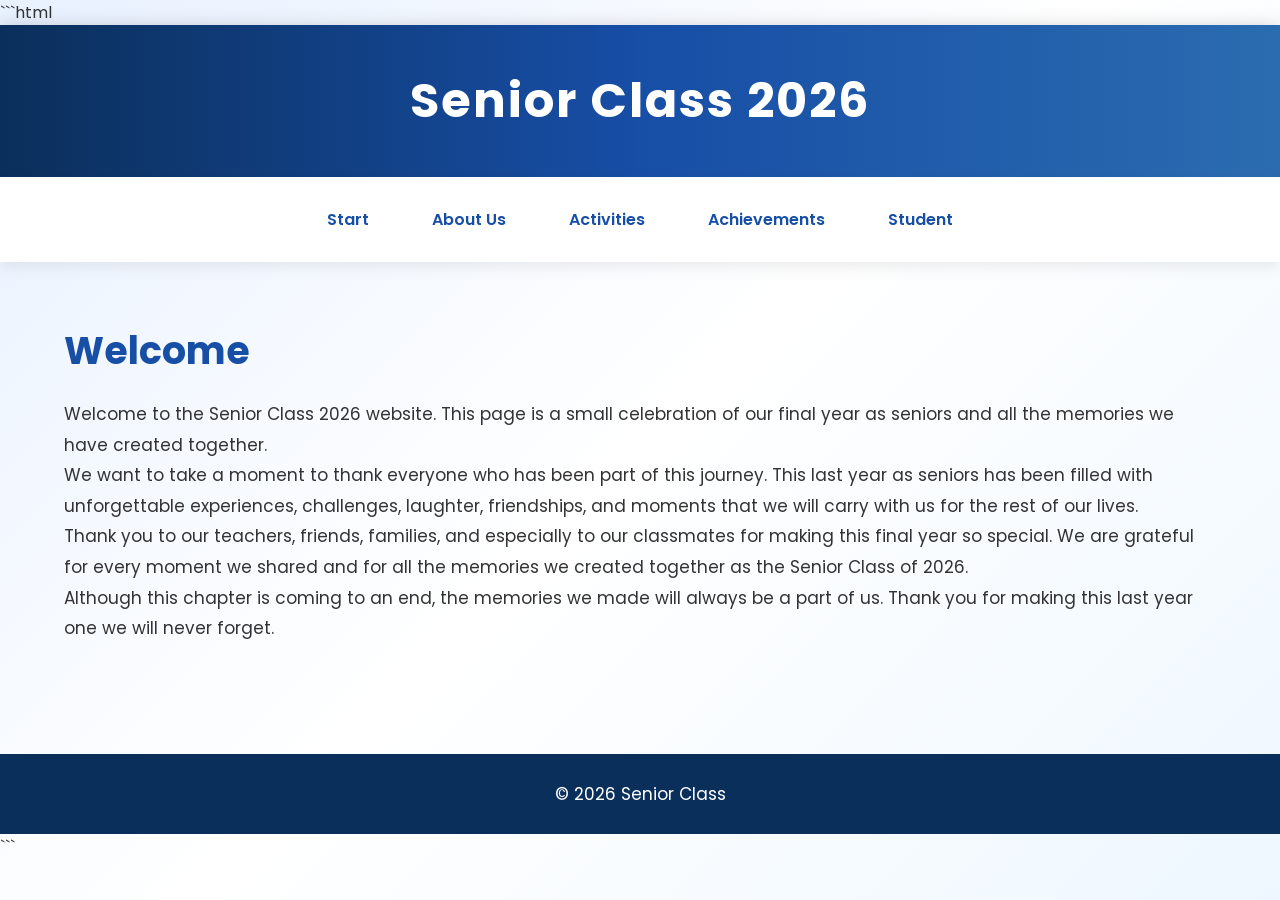
<file: index.html>
```html
<!DOCTYPE html>
<html lang="en">
<head>
<meta charset="UTF-8">
<meta name="viewport" content="width=device-width, initial-scale=1.0">
<title>Senior Class 2026 | Start</title>
<link rel="stylesheet" href="style.css">
</head>

<body>

<header>
    <h1>Senior Class 2026</h1>
</header>

<nav>
    <a href="index.html">Start</a>
    <a href="about.html">About Us</a>
    <a href="activities.html">Activities</a>
    <a href="achievements.html">Achievements</a>
    <a href="student.html">Student</a>
</nav>

<main>
    <h2>Welcome</h2>

    <p>
        Welcome to the Senior Class 2026 website. This page is a small
        celebration of our final year as seniors and all the memories
        we have created together.
    </p>

    <p>
        We want to take a moment to thank everyone who has been part of
        this journey. This last year as seniors has been filled with
        unforgettable experiences, challenges, laughter, friendships,
        and moments that we will carry with us for the rest of our lives.
    </p>

    <p>
        Thank you to our teachers, friends, families, and especially to
        our classmates for making this final year so special. We are
        grateful for every moment we shared and for all the memories
        we created together as the Senior Class of 2026.
    </p>

    <p>
        Although this chapter is coming to an end, the memories we made
        will always be a part of us. Thank you for making this last year
        one we will never forget.
    </p>
</main>

<footer>
    <p>© 2026 Senior Class</p>
</footer>

</body>
</html>
```
</file>
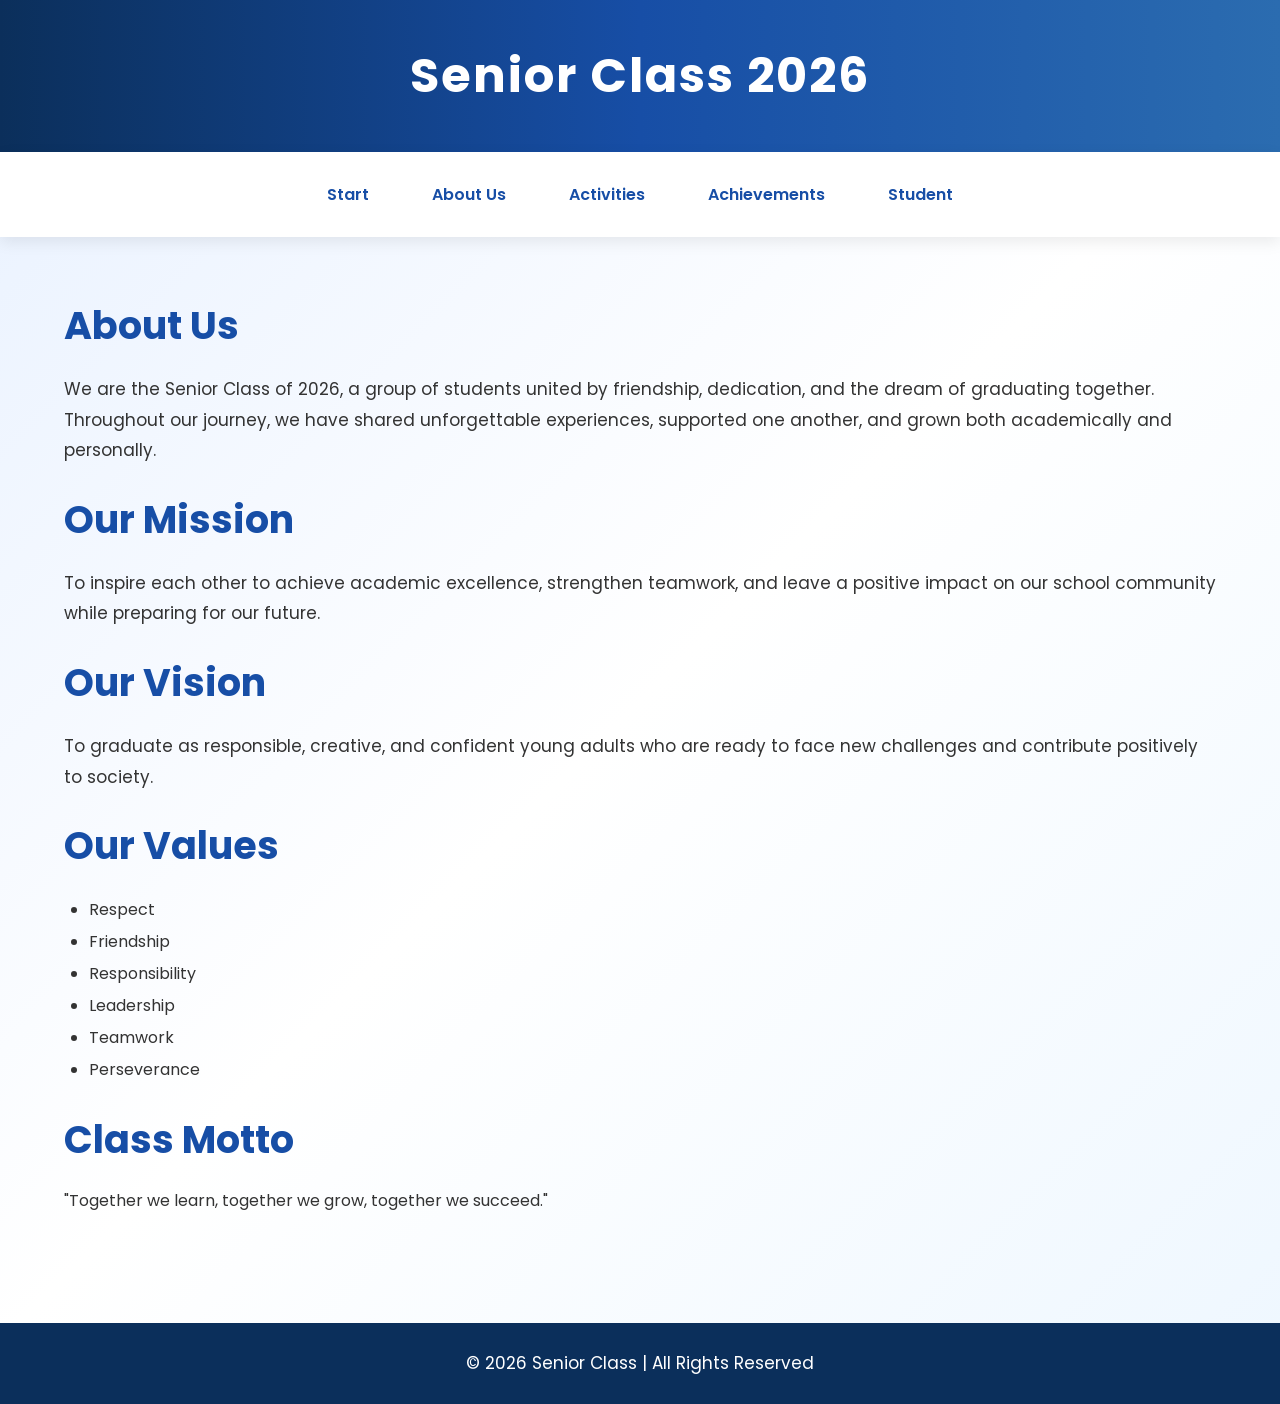
<file: about.html>
<!DOCTYPE html>
<html lang="en">
<head>
<meta charset="UTF-8">
<meta name="viewport" content="width=device-width, initial-scale=1.0">
<title>About Us | Senior Class 2026</title>
<link rel="stylesheet" href="style.css">
</head>

<body>

<header>
    <h1>Senior Class 2026</h1>
</header>

<nav>
    <a href="index.html">Start</a>
    <a href="about.html">About Us</a>
    <a href="activities.html">Activities</a>
    <a href="achievements.html">Achievements</a>
    <a href="student.html">Student</a>
</nav>

<main>

    <h2>About Us</h2>

    <p>
        We are the Senior Class of 2026, a group of students united by friendship,
        dedication, and the dream of graduating together. Throughout our journey,
        we have shared unforgettable experiences, supported one another, and grown
        both academically and personally.
    </p>

    <br>

    <h2>Our Mission</h2>

    <p>
        To inspire each other to achieve academic excellence, strengthen teamwork,
        and leave a positive impact on our school community while preparing for
        our future.
    </p>

    <br>

    <h2>Our Vision</h2>

    <p>
        To graduate as responsible, creative, and confident young adults who are
        ready to face new challenges and contribute positively to society.
    </p>

    <br>

    <h2>Our Values</h2>

    <ul>
        <li>Respect</li>
        <li>Friendship</li>
        <li>Responsibility</li>
        <li>Leadership</li>
        <li>Teamwork</li>
        <li>Perseverance</li>
    </ul>

    <br>

    <h2>Class Motto</h2>

    <blockquote>
        "Together we learn, together we grow, together we succeed."
    </blockquote>

</main>

<footer>
    <p>© 2026 Senior Class | All Rights Reserved</p>
</footer>

</body>
</html>
</file>
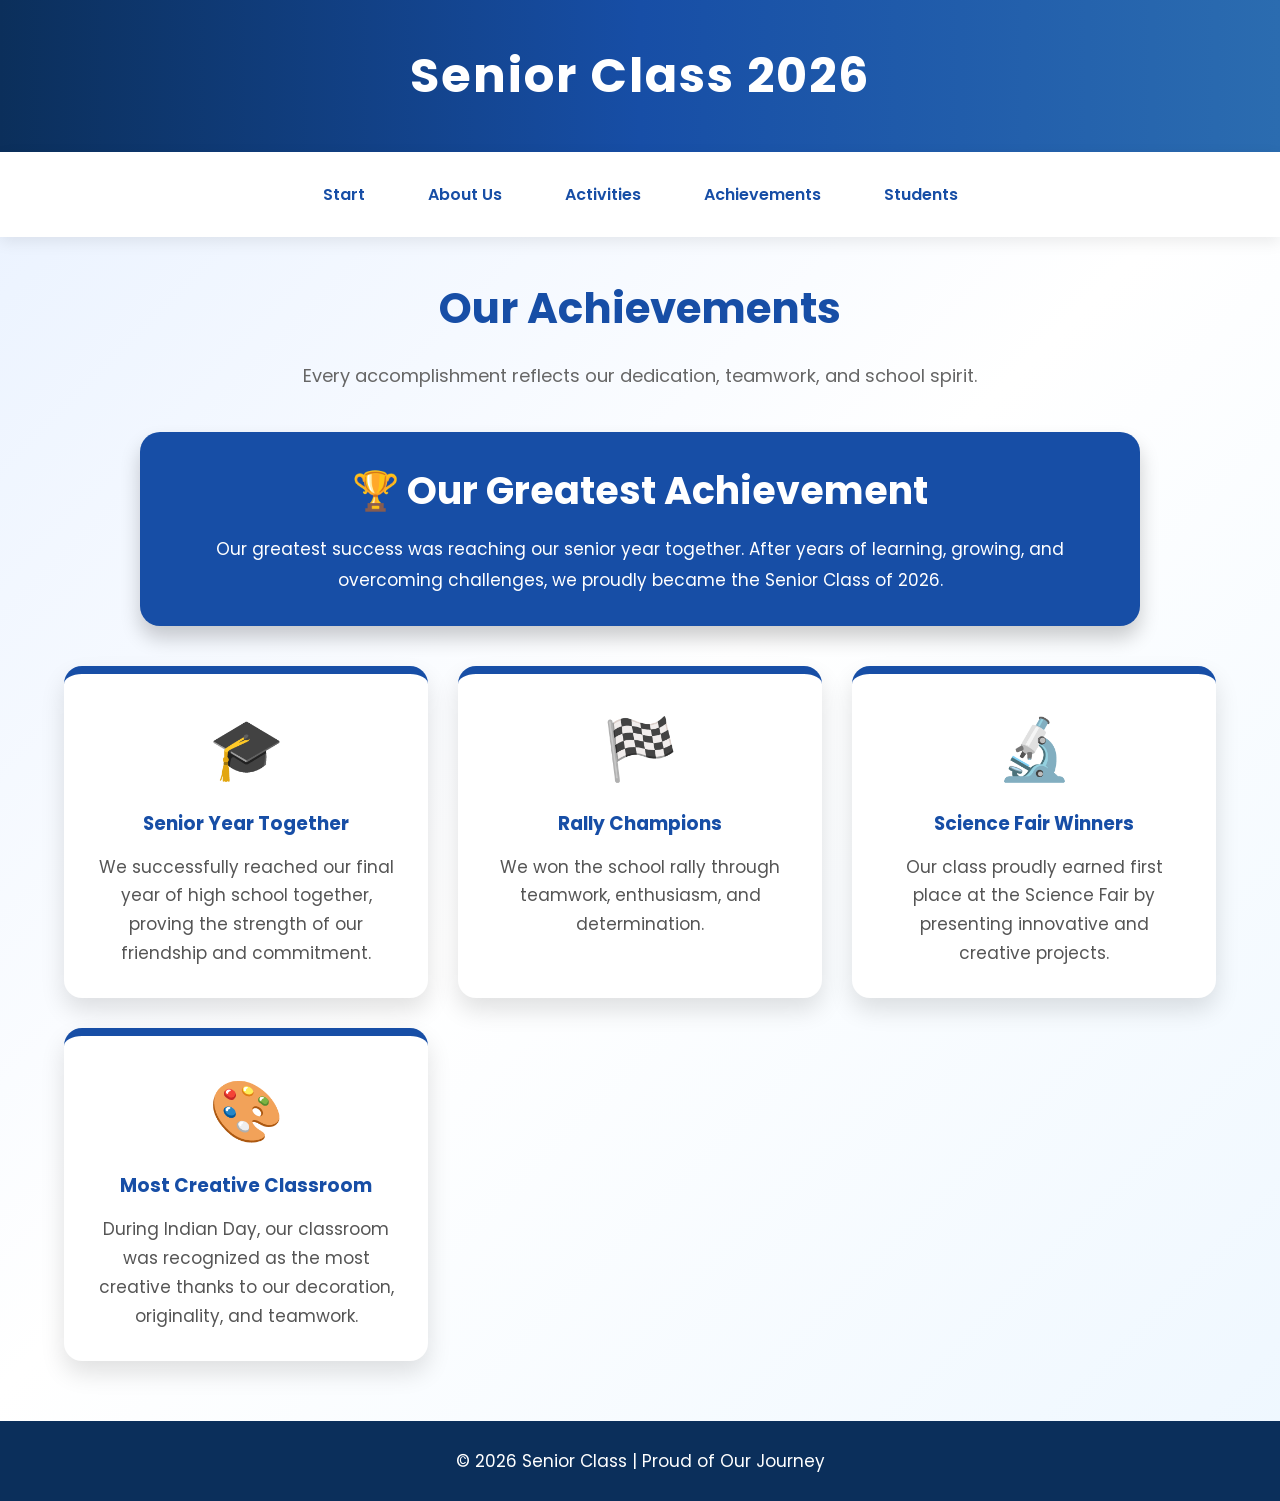
<file: achievements.html>
<!DOCTYPE html>
<html lang="en">
<head>
<meta charset="UTF-8">
<meta name="viewport" content="width=device-width, initial-scale=1.0">
<title>Achievements | Senior Class 2026</title>
<link rel="stylesheet" href="style.css">

<style>

.achievements-title{
    text-align:center;
    margin:40px 0;
}

.achievements-title h2{
    font-size:42px;
    color:#174ea6;
}

.achievements-title p{
    color:#666;
    margin-top:10px;
    font-size:18px;
}

.achievement-container{
    width:90%;
    max-width:1200px;
    margin:auto;
    display:grid;
    grid-template-columns:repeat(auto-fit,minmax(280px,1fr));
    gap:30px;
    margin-bottom:60px;
}

.achievement-card{
    background:white;
    border-radius:18px;
    padding:30px;
    text-align:center;
    box-shadow:0 12px 25px rgba(0,0,0,.12);
    transition:.35s;
    border-top:8px solid #174ea6;
}

.achievement-card:hover{
    transform:translateY(-10px);
}

.icon{
    font-size:60px;
    margin-bottom:15px;
}

.achievement-card h3{
    color:#174ea6;
    margin-bottom:15px;
}

.achievement-card p{
    color:#555;
    line-height:1.7;
}

.highlight{
    width:90%;
    max-width:1000px;
    margin:40px auto;
    background:#174ea6;
    color:white;
    padding:30px;
    border-radius:20px;
    text-align:center;
    box-shadow:0 12px 20px rgba(0,0,0,.2);
}

.highlight h2{
    color:white;
    margin-bottom:15px;
}

</style>

</head>

<body>

<header>
    <h1>Senior Class 2026</h1>
</header>

<nav>
    <a href="index.html">Start</a>
    <a href="about.html">About Us</a>
    <a href="activities.html">Activities</a>
    <a href="achievements.html">Achievements</a>
    <a href="student.html">Students</a>
</nav>

<div class="achievements-title">
    <h2>Our Achievements</h2>
    <p>Every accomplishment reflects our dedication, teamwork, and school spirit.</p>
</div>

<div class="highlight">
    <h2>🏆 Our Greatest Achievement</h2>
    <p>
        Our greatest success was reaching our senior year together.
        After years of learning, growing, and overcoming challenges,
        we proudly became the Senior Class of 2026.
    </p>
</div>

<div class="achievement-container">

    <div class="achievement-card">
        <div class="icon">🎓</div>
        <h3>Senior Year Together</h3>
        <p>
            We successfully reached our final year of high school together,
            proving the strength of our friendship and commitment.
        </p>
    </div>

    <div class="achievement-card">
        <div class="icon">🏁</div>
        <h3>Rally Champions</h3>
        <p>
            We won the school rally through teamwork, enthusiasm,
            and determination.
        </p>
    </div>

    <div class="achievement-card">
        <div class="icon">🔬</div>
        <h3>Science Fair Winners</h3>
        <p>
            Our class proudly earned first place at the Science Fair
            by presenting innovative and creative projects.
        </p>
    </div>

    <div class="achievement-card">
        <div class="icon">🎨</div>
        <h3>Most Creative Classroom</h3>
        <p>
            During Indian Day, our classroom was recognized as
            the most creative thanks to our decoration,
            originality, and teamwork.
        </p>
    </div>

</div>

<footer>
    <p>© 2026 Senior Class | Proud of Our Journey</p>
</footer>

</body>
</html>
</file>
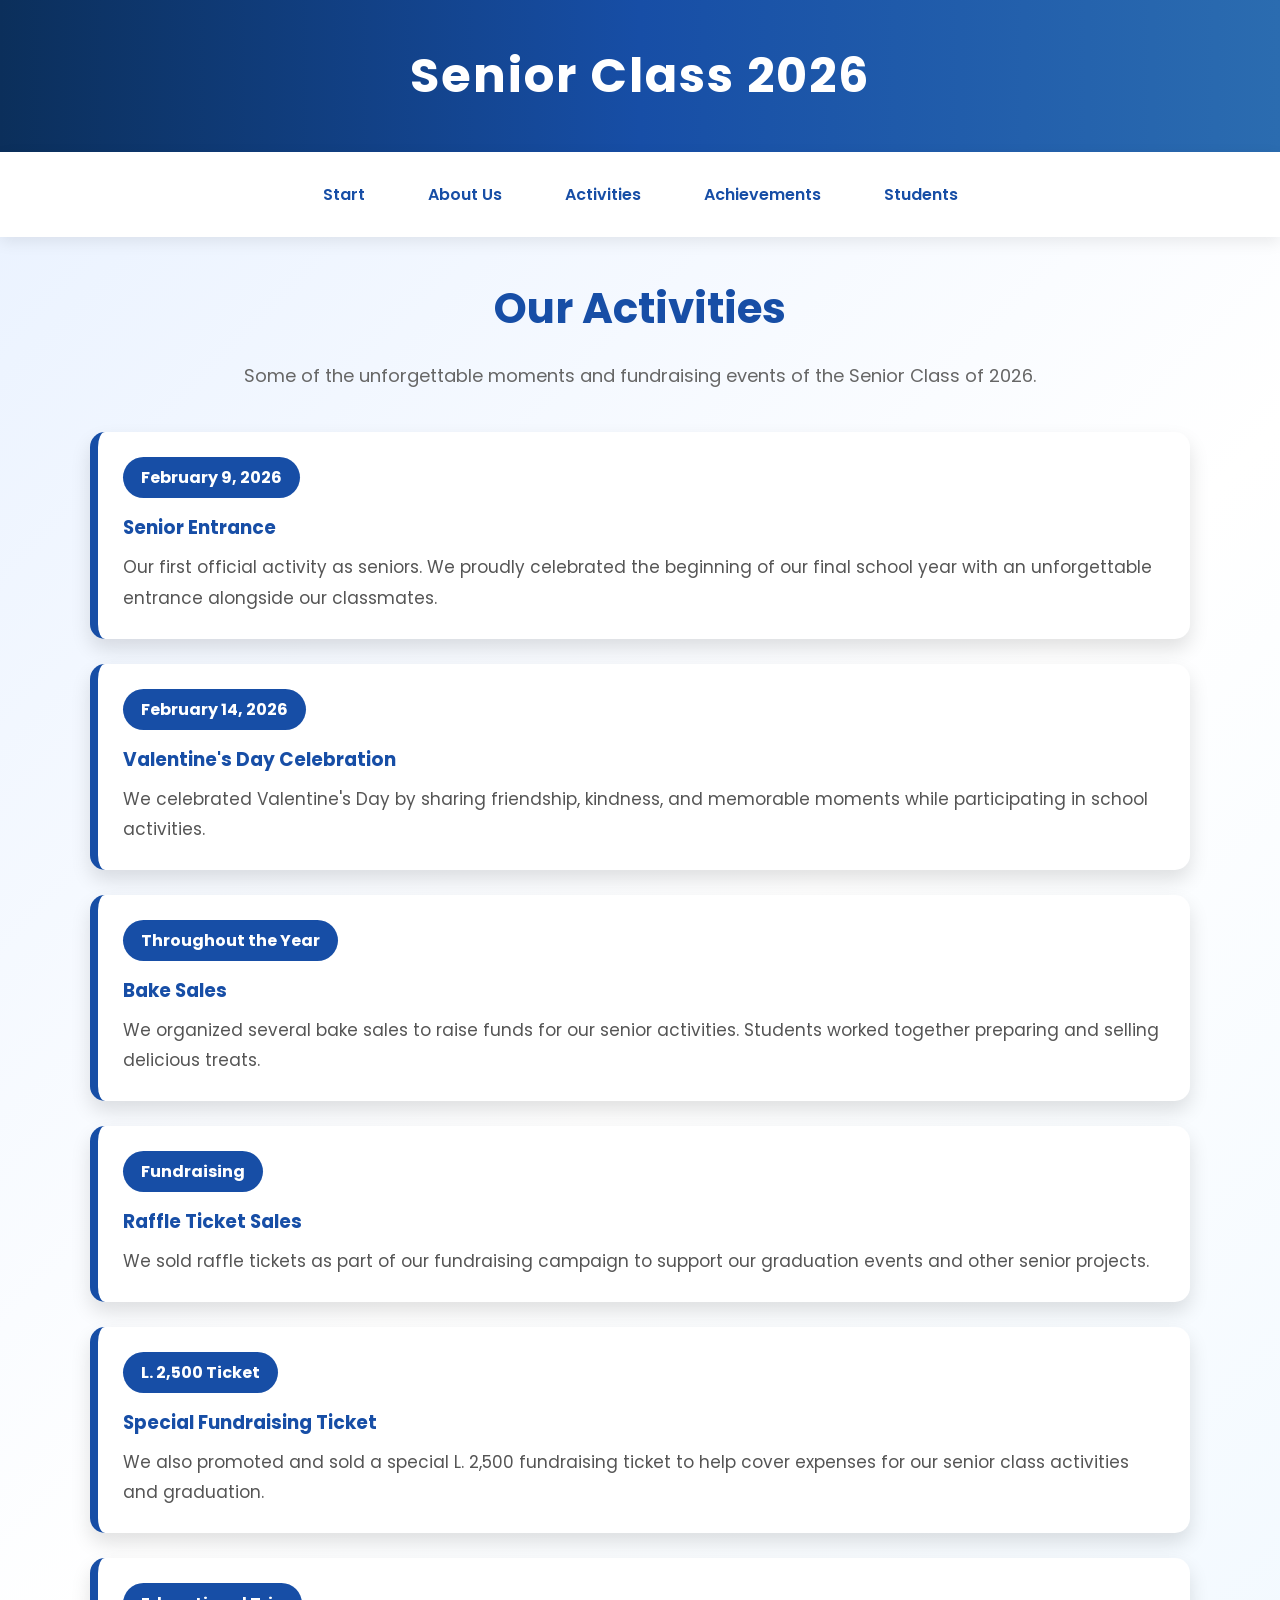
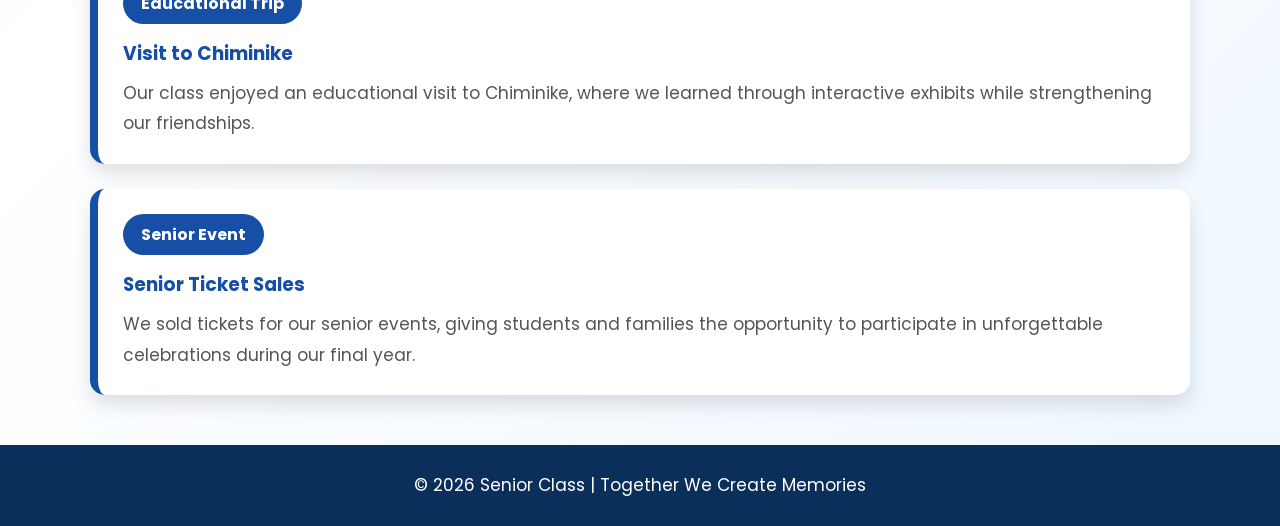
<file: activities.html>
<!DOCTYPE html>
<html lang="en">
<head>
<meta charset="UTF-8">
<meta name="viewport" content="width=device-width, initial-scale=1.0">
<title>Activities | Senior Class 2026</title>
<link rel="stylesheet" href="style.css">

<style>

.activities-title{
    text-align:center;
    margin:40px 0;
}

.activities-title h2{
    font-size:42px;
    color:#174ea6;
}

.activities-title p{
    color:#666;
    margin-top:10px;
    font-size:18px;
}

.timeline{
    width:90%;
    max-width:1100px;
    margin:40px auto;
}

.activity-card{
    background:white;
    border-left:8px solid #174ea6;
    border-radius:15px;
    padding:25px;
    margin:25px 0;
    box-shadow:0 10px 20px rgba(0,0,0,.12);
    transition:.3s;
}

.activity-card:hover{
    transform:translateY(-8px);
}

.date{
    display:inline-block;
    background:#174ea6;
    color:white;
    padding:8px 18px;
    border-radius:30px;
    font-weight:bold;
    margin-bottom:15px;
}

.activity-card h3{
    color:#174ea6;
    margin-bottom:10px;
}

.activity-card p{
    color:#555;
    line-height:1.8;
}

</style>

</head>

<body>

<header>
    <h1>Senior Class 2026</h1>
</header>

<nav>
    <a href="index.html">Start</a>
    <a href="about.html">About Us</a>
    <a href="activities.html">Activities</a>
    <a href="achievements.html">Achievements</a>
    <a href="student.html">Students</a>
</nav>

<div class="activities-title">
    <h2>Our Activities</h2>
    <p>Some of the unforgettable moments and fundraising events of the Senior Class of 2026.</p>
</div>

<div class="timeline">

    <div class="activity-card">
        <span class="date">February 9, 2026</span>
        <h3>Senior Entrance</h3>
        <p>
            Our first official activity as seniors. We proudly celebrated the beginning of our final school year with an unforgettable entrance alongside our classmates.
        </p>
    </div>

    <div class="activity-card">
        <span class="date">February 14, 2026</span>
        <h3>Valentine's Day Celebration</h3>
        <p>
            We celebrated Valentine's Day by sharing friendship, kindness, and memorable moments while participating in school activities.
        </p>
    </div>

    <div class="activity-card">
        <span class="date">Throughout the Year</span>
        <h3>Bake Sales</h3>
        <p>
            We organized several bake sales to raise funds for our senior activities. Students worked together preparing and selling delicious treats.
        </p>
    </div>

    <div class="activity-card">
        <span class="date">Fundraising</span>
        <h3>Raffle Ticket Sales</h3>
        <p>
            We sold raffle tickets as part of our fundraising campaign to support our graduation events and other senior projects.
        </p>
    </div>

    <div class="activity-card">
        <span class="date">L. 2,500 Ticket</span>
        <h3>Special Fundraising Ticket</h3>
        <p>
            We also promoted and sold a special L. 2,500 fundraising ticket to help cover expenses for our senior class activities and graduation.
        </p>
    </div>

    <div class="activity-card">
        <span class="date">Educational Trip</span>
        <h3>Visit to Chiminike</h3>
        <p>
            Our class enjoyed an educational visit to Chiminike, where we learned through interactive exhibits while strengthening our friendships.
        </p>
    </div>

    <div class="activity-card">
        <span class="date">Senior Event</span>
        <h3>Senior Ticket Sales</h3>
        <p>
            We sold tickets for our senior events, giving students and families the opportunity to participate in unforgettable celebrations during our final year.
        </p>
    </div>

</div>

<footer>
    <p>© 2026 Senior Class | Together We Create Memories</p>
</footer>

</body>
</html>
</file>
<file: style.css>
/* ==========================
   SENIOR CLASS 2026
   STYLE.CSS
==========================*/

@import url('https://fonts.googleapis.com/css2?family=Poppins:wght@300;400;600;700&display=swap');

*{
    margin:0;
    padding:0;
    box-sizing:border-box;
    font-family:'Poppins',sans-serif;
}

html{
    scroll-behavior:smooth;
}

body{
    background:linear-gradient(135deg,#e8f1ff,#ffffff,#eef7ff);
    color:#333;
}

/*================ HEADER ================*/

header{
    background:linear-gradient(90deg,#0b2f5b,#174ea6,#2b6cb0);
    color:white;
    text-align:center;
    padding:40px 20px;
    box-shadow:0 5px 20px rgba(0,0,0,.25);
}

header h1{
    font-size:48px;
    letter-spacing:2px;
}

header p{
    margin-top:10px;
    font-size:18px;
    opacity:.9;
}

/*================ MENU ================*/

nav{
    background:white;
    display:flex;
    justify-content:center;
    align-items:center;
    gap:15px;
    flex-wrap:wrap;
    padding:18px;
    position:sticky;
    top:0;
    z-index:1000;
    box-shadow:0 5px 15px rgba(0,0,0,.08);
}

nav a{
    text-decoration:none;
    color:#174ea6;
    font-weight:600;
    padding:12px 24px;
    border-radius:30px;
    transition:.35s;
}

nav a:hover{
    background:#174ea6;
    color:white;
    transform:translateY(-3px);
}

/*================ CONTENIDO ================*/

main{
    width:90%;
    max-width:1200px;
    margin:auto;
    padding:60px 0;
}

h2{
    color:#174ea6;
    font-size:38px;
    margin-bottom:20px;
}

p{
    line-height:1.8;
    font-size:17px;
}

/*================ TARJETAS ================*/

.card{
    background:rgba(255,255,255,.75);
    backdrop-filter:blur(12px);
    border-radius:18px;
    padding:30px;
    margin:30px 0;
    box-shadow:0 12px 30px rgba(0,0,0,.12);
    transition:.35s;
}

.card:hover{
    transform:translateY(-8px);
}

/*================ BOTONES ================*/

.button{
    display:inline-block;
    margin-top:20px;
    padding:14px 28px;
    background:#174ea6;
    color:white;
    text-decoration:none;
    border-radius:30px;
    transition:.3s;
}

.button:hover{
    background:#0b2f5b;
}

/*================ LISTAS ================*/

ul{
    margin-left:25px;
    line-height:2;
}

/*================ TABLAS ================*/

table{
    width:100%;
    border-collapse:collapse;
    margin-top:20px;
    background:white;
    border-radius:15px;
    overflow:hidden;
}

th{
    background:#174ea6;
    color:white;
}

th,td{
    padding:15px;
    border:1px solid #ddd;
    text-align:center;
}

/*================ FOOTER ================*/

footer{
    margin-top:50px;
    background:#0b2f5b;
    color:white;
    text-align:center;
    padding:25px;
}

/*================ SCROLLBAR ================*/

::-webkit-scrollbar{
    width:10px;
}

::-webkit-scrollbar-thumb{
    background:#174ea6;
    border-radius:20px;
}

::-webkit-scrollbar-track{
    background:#dbe8ff;
}

/*================ ANIMACIONES ================*/

header,
main,
.student-card,
.card{
    animation:fadeUp .8s ease;
}

@keyframes fadeUp{

from{
    opacity:0;
    transform:translateY(40px);
}

to{
    opacity:1;
    transform:translateY(0);
}

}

/*================ RESPONSIVE ================*/

@media(max-width:768px){

header h1{
    font-size:34px;
}

nav{
    flex-direction:column;
}

h2{
    font-size:30px;
}

}
</file>
